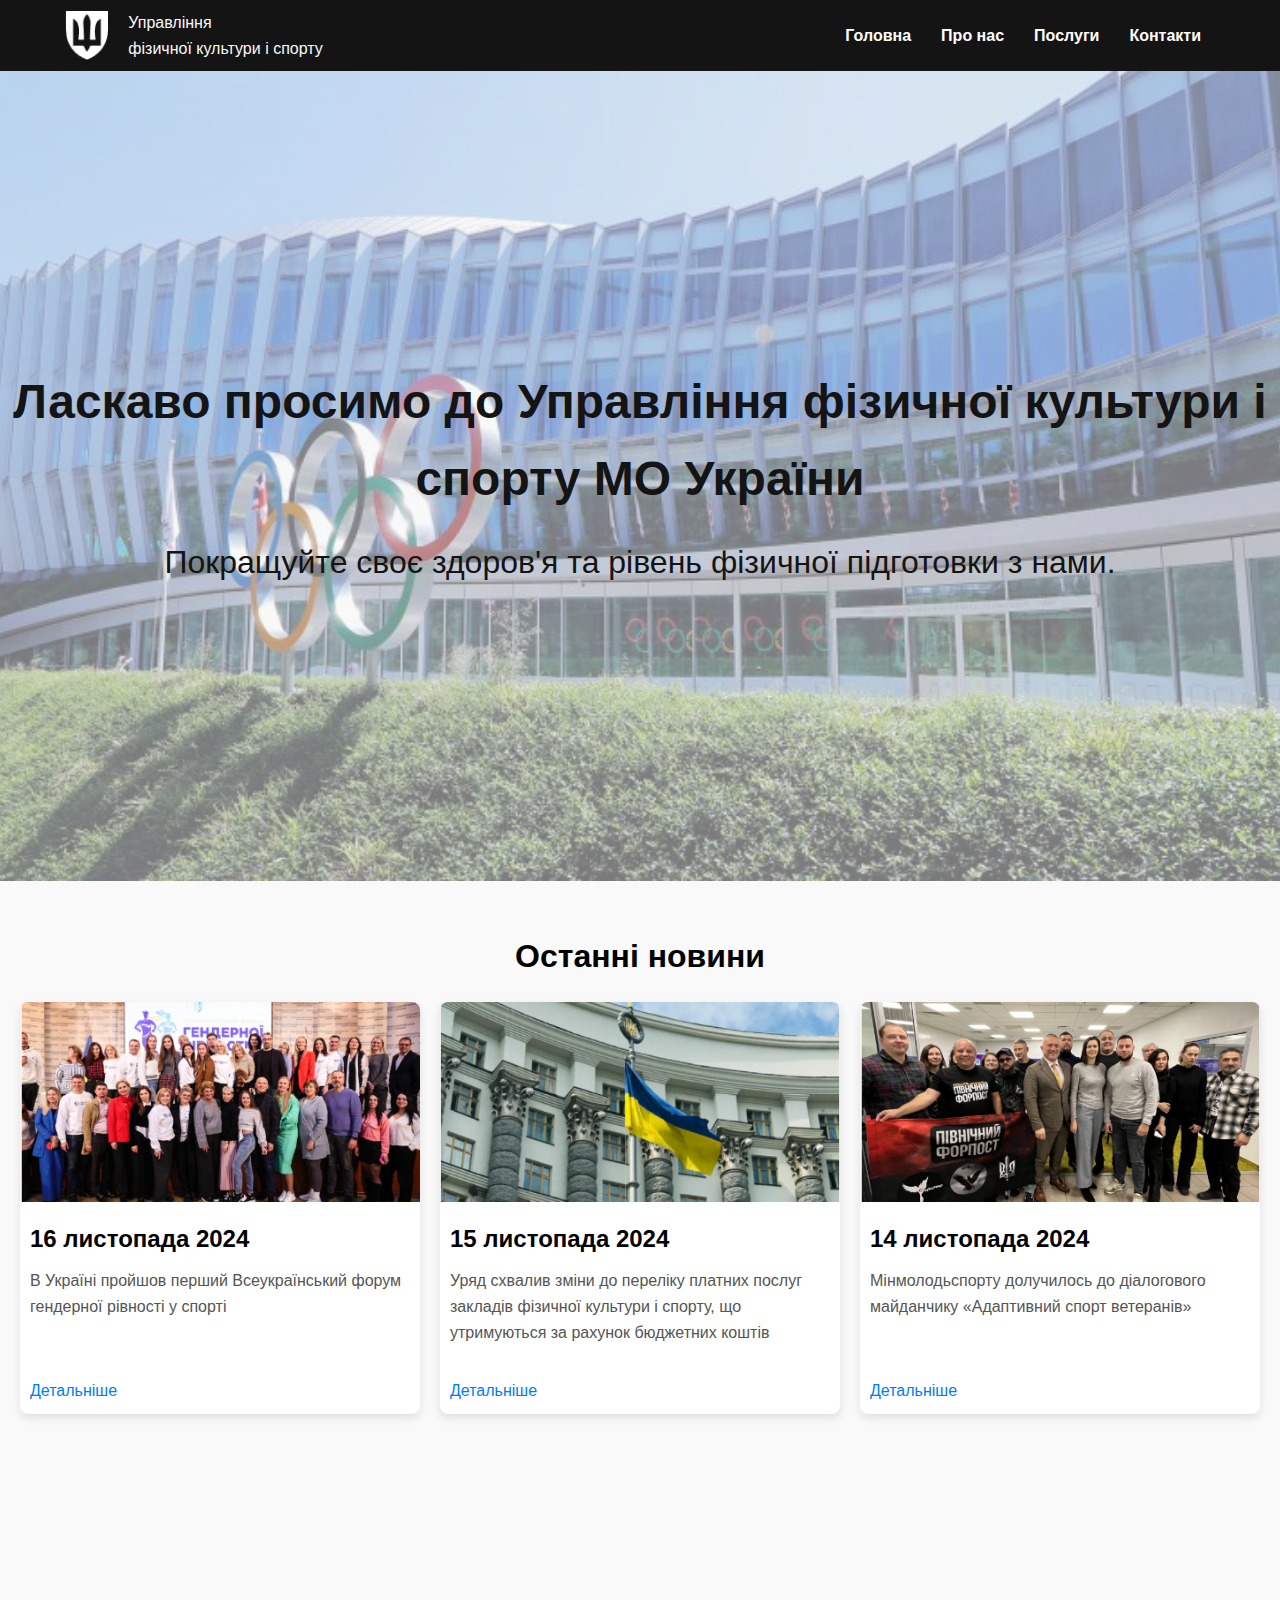
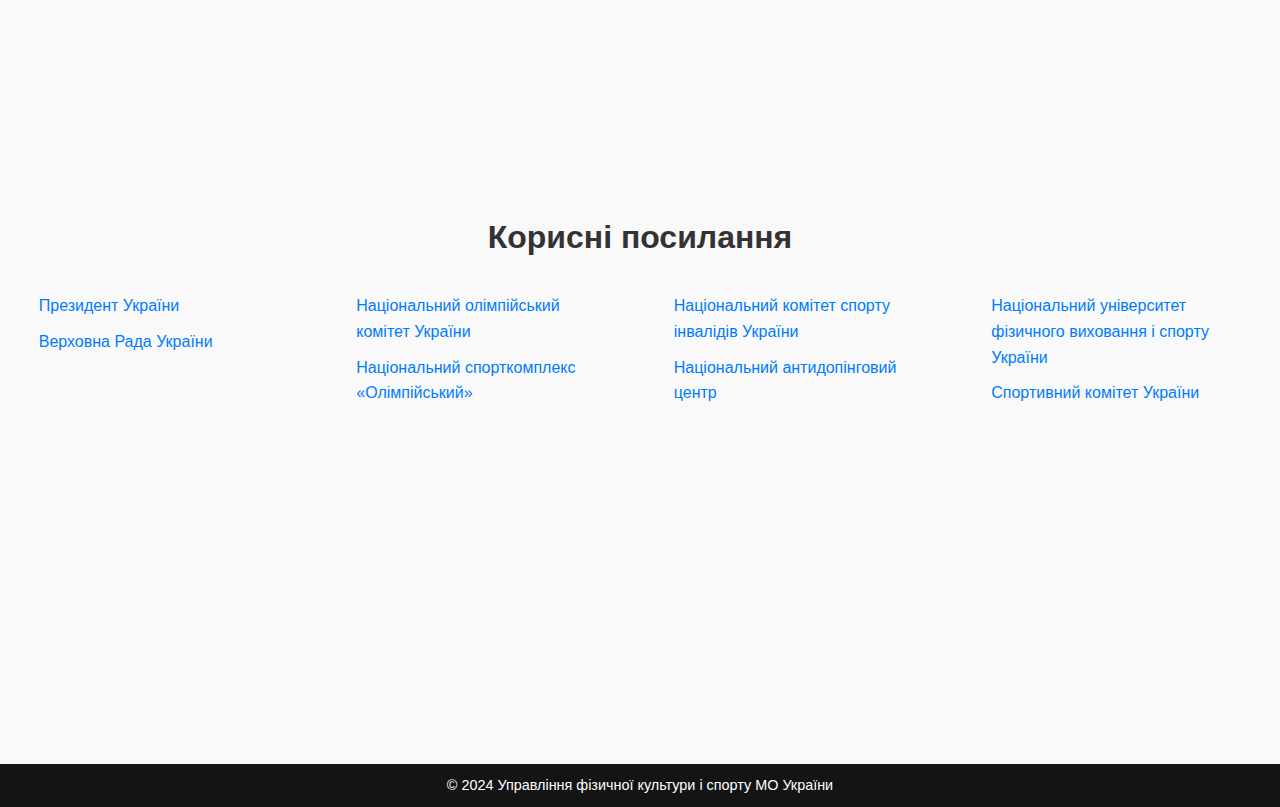
<file: index.html>
<!DOCTYPE html>
<html lang="uk">

<head>
    <meta charset="UTF-8">
    <meta name="viewport" content="width=device-width, initial-scale=1.0">
    <title>Управління фізичної культури і спорту МО України</title>
    <link rel="stylesheet" href="./css/style.css">
</head>

<body>
    <header>
        <div class="container">
            <div class="logo">
                <a href="https://mod.gov.ua/" >
                    <img src="./img/logo.png" alt="Logo">
                    <p>Управління<br> фізичної культури і спорту</p>
                </a>
            </div>
            <nav>
                <ul>
                    <li><a href="#">Головна</a></li>
                    <li><a href="./static/aboutUs.html">Про нас</a></li>
                    <li><a href="./static/services.html">Послуги</a></li>
                    <li><a href="./static/contacts.html">Контакти</a></li>
                </ul>
            </nav>
        </div>
    </header>

    <main>
        <section class="hero">
            <h1>Ласкаво просимо до Управління фізичної культури і спорту МО України</h1>
            <p>Покращуйте своє здоров'я та рівень фізичної підготовки з нами.</p>
        </section>

            <section class="news">
                <h2>Останні новини</h2>
                <div class="news-cards">
                    <div class="news-card">
                        <img src="./img/news/1.png" alt="news 1">
                        <h3>16 листопада 2024</h3>
                        <p>В Україні пройшов перший Всеукраїнський форум гендерної рівності у спорті</p>
                        <a href="https://mms.gov.ua/news/v-ukraini-proishov-pershyi-vseukrainskyi-forum-hendernoi-rivnosti-u-sporti">Детальніше</a>
                    </div>
                    <div class="news-card">
                        <img src="./img/news/2.png" alt="news 2">
                        <h3>15 листопада 2024</h3>
                        <p>Уряд схвалив зміни до переліку платних послуг закладів фізичної культури і спорту, що утримуються за рахунок
                            бюджетних
                            коштів</p>
                        <a href="https://mms.gov.ua/news/uriad-skhvalyv-zminy-do-pereliku-platnykh-posluh-zakladiv-fizychnoi-kultury-i-sportu-shcho-utrymuiutsia-za-rakhunok-biudzhetnykh-koshtiv">Детальніше</a>
                    </div>
                    <div class="news-card">
                        <img src="./img/news/3.png" alt="news 3">
                        <h3>14 листопада 2024</h3>
                        <p>Мінмолодьспорту долучилось до діалогового майданчику «Адаптивний спорт ветеранів»
                        </p>
                        <a href="https://mms.gov.ua/news/minmolodsportu-doluchylos-do-dialohovoho-maidanchyku-adaptyvnyi-sport-veteraniv">Детальніше</a>
                    </div>
                </div>
            </section>
            <section class="useful-links">
                <h2>Корисні посилання</h2>
                <div class="links-container">
                    <ul>
                        <li><a href="https://president.gov.ua/">Президент України</a></li>
                        <li><a href="https://www.rada.gov.ua/">Верховна Рада України</a></li>
                    </ul>
                    <ul>
                        <li><a href="http://noc-ukr.org/">Національний олімпійський комітет України</a></li>
                        <li><a href="https://fcdynamo.com/pages/nsk-olimpijskij">Національний спорткомплекс «Олімпійський»</a></li>
                    </ul>
                    <ul>
                        <li><a href="https://paralympic.org.ua/">Національний комітет спорту інвалідів України</a></li>
                        <li><a href="https://nadc.gov.ua/">Національний антидопінговий центр</a></li>
                    </ul>
                    <ul>
                        <li><a href="https://uni-sport.edu.ua/">Національний університет фізичного виховання і спорту України</a></li>
                        <li><a href="https://scu.org.ua/">Спортивний комітет України</a></li>
                    </ul>
                </div>
            </section>

    </main>

    <footer>
        <div class="footer-container">
            <p>&copy; 2024 Управління фізичної культури і спорту МО України</p>
        </div>
    </footer>

    <script src="./js/script.js"></script>
</body>

</html>
</file>
<file: css/style.css>
* {
  margin: 0;
  padding: 0;
  box-sizing: border-box;
}

body {
  font-family: Arial, sans-serif;
  background-color: #f4f4f4;
  line-height: 1.6;
}

.container {
  display: flex;
  flex-direction: row;
  justify-content: space-between;
  align-items: center;
  width: 90%;
  margin: 0 auto;
}

header {
  background-color: #141414;
  padding: 10px 0;
  color: white;
}

.logo a {
  display: flex;
  flex-direction: row;
  gap: 20px;
  text-decoration: none;
  color: #f9f9f9;
}
.p {
  width: 50px;
}
header .logo img {
  height: 50px;
}

nav ul {
  list-style: none;
  display: flex;
  justify-content: flex-end;
}

nav ul li {
  margin: 0 15px;
}

nav ul li a {
  color: white;
  text-decoration: none;
  font-weight: bold;
}

nav ul li a:hover {
  text-decoration: underline;
}

.hero {
  position: relative;
  color: #141414;
  padding: 50px 0;
  text-align: center;
  height: 90vh;
  display: flex;
  flex-direction: column;
  justify-content: center;
  align-items: center;
}

.hero::before {
  content: "";
  position: absolute;
  top: 0;
  left: 0;
  right: 0;
  bottom: 0;
  background: url("../img/background.jpeg") no-repeat center center/cover;
  opacity: 0.5;
  z-index: -1; 
}

.hero h1 {
  font-size: 3rem;
  margin-bottom: 20px;
}
.hero p {
  font-size: 2rem;
}

.news {
  padding: 50px 20px;
  background-color: #f9f9f9;
  text-align: center;
}

.news h2 {
  font-size: 2rem;
  margin-bottom: 20px;
}

.news-cards {
  display: flex;
  flex-wrap: wrap;
  justify-content: center;
  gap: 20px;
}

.news-card {
  background: white;
  box-shadow: 0 4px 10px rgba(0, 0, 0, 0.1);
  border-radius: 8px;
  overflow: hidden;
  max-width: 400px;
  text-align: left;
  transition: transform 0.3s ease;
}

.news-card:hover {
  transform: scale(1.05);
}

.news-card img {
  width: 100%;
  height: 200px;
  object-fit: cover;
}

.news-card h3 {
  font-size: 1.5rem;
  margin: 10px;
}

.news-card p {
  font-size: 1rem;
  margin: 10px;
  height: 100px;
  color: #555;
}

.news-card a {
  display: block;
  margin: 10px;
  font-size: 1rem;
  color: #007bff;
  text-decoration: none;
}

.news-card a:hover {
  text-decoration: underline;
}

.useful-links {
  padding: 50px 20px;
  background-color: #f9f9f9;
  text-align: center;
  height: 100vh;
  display: flex;
  flex-direction: column;
  justify-content: center;
}

.useful-links h2 {
  font-size: 2rem;
  margin-bottom: 20px;
  color: #333;
}

.links-container {
  display: flex;
  flex-direction: row;
  justify-content: space-around;
  gap: 30px;
}

.links-container ul {
  list-style: none;
  padding: 0;
  margin: 0;
  width: 250px;
}

.links-container li {
  margin: 10px 0;
  text-align: left;
}

.links-container a {
  font-size: 1rem;
  color: #007bff;
  text-decoration: none;
  transition: color 0.3s;
}

.links-container a:hover {
  color: #0056b3;
  text-decoration: underline;
}

footer {
  background-color: #141414;
  color: white;
  padding: 10px 0;
  text-align: center;
}

footer p {
  font-size: 0.9rem;
}
</file>
